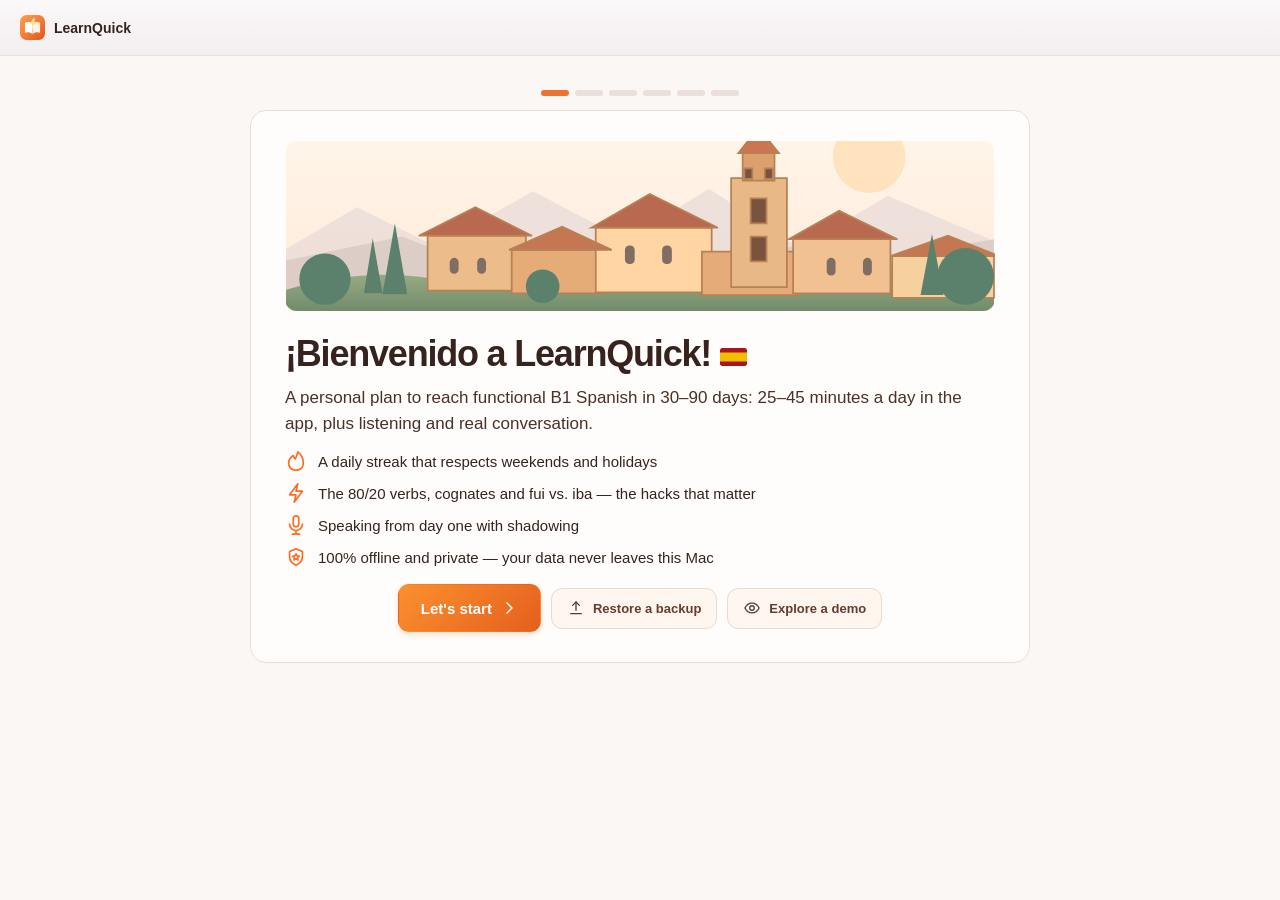
<file: app/index.html>
<!doctype html>
<html lang="en" class="native-shell">
<head>
  <meta charset="utf-8">
  <!-- Only the app's own scripts run (no inline ones, so injected markup cannot run code), nothing is fetched
       from the network, and nothing posts a form anywhere. file: lets it work opened straight from disk. -->
  <meta http-equiv="Content-Security-Policy" content="default-src 'none'; script-src 'self' file:; style-src 'self' file: 'unsafe-inline'; img-src 'self' file: data: blob:; media-src blob:; font-src 'self' file:; connect-src 'none'; object-src 'none'; base-uri 'none'; form-action 'none'">
  <meta name="viewport" content="width=device-width, initial-scale=1">
  <meta name="color-scheme" content="light">
  <meta name="theme-color" content="#faf7f4">
  <meta name="description" content="LearnQuick: a private, offline plan to reach functional B1 Spanish in 30–90 days.">
  <link rel="icon" type="image/svg+xml" href="assets/logos/learnquick-symbol.svg">
  <link rel="apple-touch-icon" href="assets/app-icons/learnquick-256.png">
  <link rel="stylesheet" href="css/kit.css">
  <link rel="stylesheet" href="css/app.css">
  <title>LearnQuick</title>
</head>
<body>
  <a class="skip-link" href="#mainContent">Skip to content</a>
  <div class="desktop">
    <div class="window" id="appWindow">
      <header class="titlebar">
        <div class="title-app"><img src="assets/logos/learnquick-symbol.svg" alt="" width="25" height="25"><strong>LearnQuick</strong></div>
        <div class="history-controls"><button type="button" class="tool-button" id="goBack" aria-label="Back"><img src="assets/icons/chevron-left.svg" alt=""></button><button type="button" class="tool-button" id="goForward" aria-label="Forward"><img src="assets/icons/chevron-right.svg" alt=""></button></div>
        <div class="titlebar-spacer"></div>
        <div class="search-wrap">
          <label class="search"><img src="assets/icons/search.svg" alt=""><input id="searchInput" type="search" autocomplete="off" aria-label="Search" aria-controls="searchResults"><kbd>⌘ K</kbd></label>
          <div class="search-results" id="searchResults" role="listbox" hidden></div>
        </div>
        <div class="title-status" id="titleStatus"></div>
      </header>
      <div class="workspace">
        <aside class="sidebar" aria-label="Primary navigation">
          <div class="brand"><img src="assets/logos/learnquick-symbol.svg" alt="" width="36" height="36"><span>LearnQuick</span></div>
          <nav id="sidebarNavigation"></nav>
          <div class="sidebar-bottom"><div class="sidebar-note" id="sidebarNote"></div><button type="button" class="nav-item settings-button" id="settingsButton" data-go="settings"><img class="ico" src="assets/icons/settings.svg" alt=""><span>Settings</span></button></div>
        </aside>
        <main class="main" id="mainContent" tabindex="-1"></main>
      </div>
    </div>
  </div>
  <dialog id="modal" class="modal"><form method="dialog"><button class="modal-close" aria-label="Close dialog">×</button><div id="modalContent"></div><div class="modal-footer"><button class="secondary-btn" value="cancel">Close</button></div></form></dialog>
  <div class="toast" id="toast" role="status" aria-live="polite" hidden></div>
  <noscript><p style="padding:24px;font:16px -apple-system,sans-serif">LearnQuick needs JavaScript. Open this file in Safari or Chrome.</p></noscript>

  <!-- Plain scripts (not modules) so the app works when opened directly from Finder (file://). Order matters. -->
  <script src="js/core/util.js"></script>
  <script src="js/core/calendar.js"></script>
  <script src="js/core/srs.js"></script>
  <script src="js/core/streak.js"></script>
  <script src="js/core/verbs.js"></script>
  <script src="js/core/progress.js"></script>
  <script src="js/content/units.js"></script>
  <script src="js/content/practice.js"></script>
  <script src="js/core/store.js"></script>
  <script src="js/ui/components.js"></script>
  <script src="js/ui/speech.js"></script>
  <script src="js/ui/exercises.js"></script>
  <script src="js/views/home.js"></script>
  <script src="js/views/lessons.js"></script>
  <script src="js/views/practice.js"></script>
  <script src="js/views/vocab.js"></script>
  <script src="js/views/immersion.js"></script>
  <script src="js/views/progress.js"></script>
  <script src="js/views/checkpoint.js"></script>
  <script src="js/views/settings.js"></script>
  <script src="js/views/onboarding.js"></script>
  <script src="js/app.js"></script>
</body>
</html>
</file>
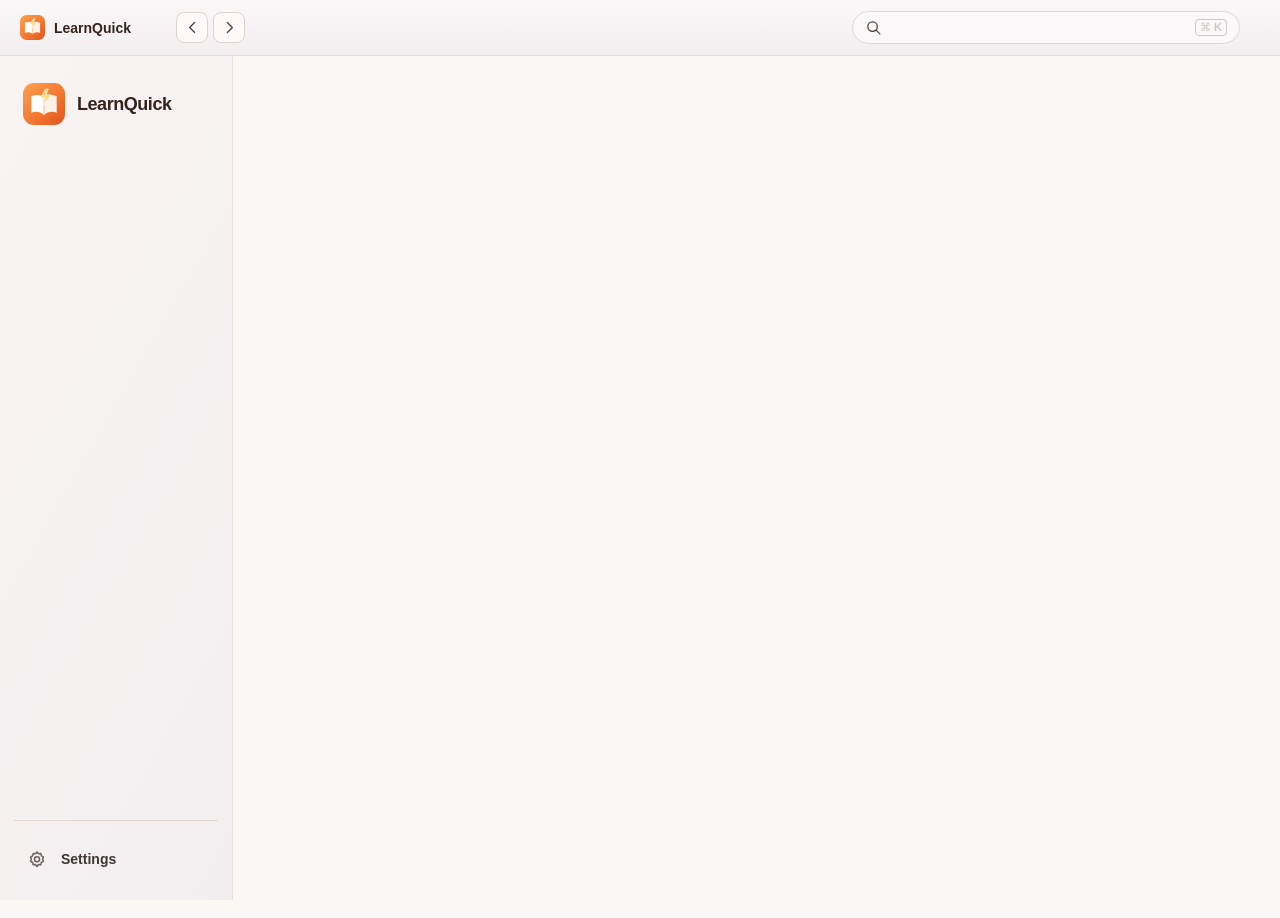
<file: LearnQuick.html>
<!doctype html>
<html lang="en">
<head>
  <meta charset="utf-8">
  <meta http-equiv="Content-Security-Policy" content="default-src 'none'; style-src 'unsafe-inline'; base-uri 'none'; form-action 'none'">
  <title>LearnQuick</title>
  <!-- Double-click this file to open LearnQuick. It forwards to the app inside the "app" folder. -->
  <meta http-equiv="refresh" content="0; url=app/index.html">
  <style>body{font:16px -apple-system,BlinkMacSystemFont,sans-serif;background:#faf7f4;color:#36231e;display:grid;place-items:center;height:100vh;margin:0}a{color:#d8541b}</style>
</head>
<body>
  <p>Opening LearnQuick… If nothing happens, <a href="app/index.html">click here</a>.</p>
</body>
</html>
</file>
<file: app/css/kit.css>
:root{--bg:#faf7f4;--panel:#fffdfb;--sidebar:#f6f0ed;--ink:#36231e;--muted:#796f6a;--accent:#ed712f;--accent2:#d8541b;--accent-soft:#fff0e5;--line:#e9ded7;--success:#3d8b59;--success-soft:#e9f5e9;--purple:#8067bc;--blue:#4287c8;--shadow:0 25px 70px rgba(55,35,44,.2),0 4px 12px rgba(55,35,44,.1);font-family:-apple-system,BlinkMacSystemFont,"SF Pro Display","Helvetica Neue",Arial,sans-serif;color:var(--ink);font-synthesis:none}*{box-sizing:border-box}html{min-width:330px}body{margin:0;background:#e9d4d3}button,input,select{font:inherit}button{cursor:pointer}button:disabled{opacity:.45;cursor:not-allowed}button:focus-visible,input:focus-visible,select:focus-visible,a:focus-visible{outline:3px solid #8c70e8;outline-offset:3px}a{color:var(--accent2)}.desktop{min-height:100vh;padding:32px;display:flex;align-items:center;justify-content:center;background:radial-gradient(ellipse at 12% 11%,#ff9f87 0,transparent 32%),radial-gradient(ellipse at 92% 2%,#706aec 0,transparent 38%),radial-gradient(ellipse at 6% 96%,#80b36c 0,transparent 28%),linear-gradient(120deg,#ffd29f,#dcc2e6 52%,#8c95dd)}.window{width:min(1440px,100%);min-height:855px;max-height:calc(100vh - 64px);background:var(--bg);border:1px solid rgba(255,255,255,.72);border-radius:19px;box-shadow:var(--shadow);overflow:hidden;display:flex;flex-direction:column}.titlebar{height:56px;min-height:56px;padding:0 20px;display:flex;align-items:center;gap:20px;background:linear-gradient(#fbf8f9,#f3eeef);border-bottom:1px solid #e5dfe0}.traffic{display:flex;align-items:center;gap:8px}.traffic span{width:13px;height:13px;border-radius:50%;border:1px solid rgba(0,0,0,.12)}.traffic .red{background:#ff6059}.traffic .yellow{background:#ffbd2e}.traffic .green{background:#28c943}.title-app{display:flex;align-items:center;gap:9px;font-size:14px}.title-app strong{font-weight:700}.history-controls{display:flex;gap:5px;margin-left:25px}.tool-button{border:1px solid #ded3d1;border-radius:8px;height:31px;min-width:32px;display:inline-grid;place-items:center;background:#fff9f8;position:relative}.tool-button:hover{background:white}.tool-button img{width:17px;height:17px}.titlebar-spacer{flex:1}.search{height:33px;max-width:388px;min-width:160px;width:33%;display:flex;align-items:center;gap:8px;border:1px solid #dfd7d5;border-radius:18px;background:#faf8f8;padding:0 12px}.search img{width:17px}.search input{width:100%;min-width:0;border:0;background:none;outline:none;color:var(--ink);font-size:13px}.search kbd{font-size:11px;color:#a9a0a0;white-space:nowrap}.notify{border:0;background:transparent}.notify i{width:7px;height:7px;background:var(--accent);border-radius:50%;position:absolute;top:3px;right:3px}.workspace{display:flex;flex:1;min-height:0}.sidebar{width:233px;flex:0 0 233px;padding:26px 14px 19px;background:linear-gradient(120deg,#f9f4f2,#f3eef0);border-right:1px solid #e8dfdf;display:flex;flex-direction:column}.brand{display:flex;align-items:center;gap:12px;margin:1px 9px 31px;font-size:18px;letter-spacing:-.45px;font-weight:750}.brand img{width:42px;height:42px}.sidebar nav{display:flex;flex-direction:column;gap:5px}.nav-item{display:flex;align-items:center;gap:14px;width:100%;height:44px;border:0;border-radius:10px;background:transparent;color:#403531;padding:0 13px;text-align:left;font-weight:590;font-size:14px}.nav-item img{height:20px;width:20px;opacity:.8}.nav-item:hover{background:#f0e7e1}.nav-item.active{background:#f7e0d2;color:#823719;font-weight:750}.nav-item.active img{filter:invert(35%) sepia(75%) saturate(1650%) hue-rotate(340deg)}.sidebar-bottom{margin-top:auto;border-top:1px solid #e1d8d4;padding-top:16px}.sidebar-note{display:flex;align-items:center;gap:10px;margin:4px 9px 14px;color:var(--ink)}.sidebar-note b{font-size:12px;display:block}.sidebar-note small{font-size:11px;color:var(--muted)}.mini-flag{font-size:21px}.main{flex:1;overflow:auto;padding:24px 26px 26px;min-width:0;scrollbar-color:#d8c9c0 transparent}.hero{position:relative;min-height:155px;padding:16px 12px 13px;overflow:hidden;display:flex;align-items:flex-start}.hero .hero-copy{position:relative;z-index:1;max-width:66%}.hero h1{margin:0 0 7px;font-size:clamp(29px,3vw,43px);letter-spacing:-1.65px;line-height:1.1}.hero h1 .flag{font-size:.62em;vertical-align:middle;letter-spacing:0}.hero .lead{font-size:20px;line-height:1.3;margin:0 0 7px;color:#4a3028}.hero .lead b{color:var(--accent2)}.hero p.sub{margin:0;color:var(--muted);font-size:13px;line-height:1.45;max-width:650px}.hero img.hero-art{position:absolute;right:-14px;bottom:0;width:47%;max-height:146px;object-fit:cover;object-position:bottom;mask-image:linear-gradient(to right,transparent,#000 27%)}.grid{display:grid;gap:15px}.top-grid{grid-template-columns:1.45fr .95fr}.mid-grid{grid-template-columns:1.08fr 1fr .72fr;margin-top:15px}.card{background:var(--panel);border:1px solid var(--line);border-radius:16px;padding:20px;min-width:0}.card.soft{background:linear-gradient(115deg,#fff8f2,#fff3eb)}.card-title{display:flex;align-items:center;gap:9px;margin:0 0 5px;font-size:16px;letter-spacing:-.3px}.card-title img,.section-title img{height:24px;width:24px;filter:invert(40%) sepia(95%) saturate(1500%) hue-rotate(346deg)}.card-sub{font-size:12px;color:var(--muted);margin:0 0 14px}.eyebrow{font-size:12px;color:var(--muted);margin:0 0 11px}.metric-big{font-size:31px;font-weight:780;letter-spacing:-1.25px;line-height:1.1;margin:4px 0}.metric-small{font-size:14px;color:#736a65;margin:0}.progress-content{display:flex;align-items:center;justify-content:space-between;gap:14px}.progress-main{flex:1}.meter{height:9px;border-radius:20px;background:#e7dfdb;overflow:hidden;margin:20px 0 15px}.meter>span{display:block;background:linear-gradient(90deg,#ff962f,var(--accent));height:100%;border-radius:20px;transition:width .2s ease}.goal{font-size:12px;display:flex;align-items:center;gap:8px;color:#665550}.goal img{width:21px;height:21px}.ring{width:112px;height:112px;flex:0 0 112px;border-radius:100%;display:grid;place-items:center;background:conic-gradient(var(--accent) var(--pct),#f4dece 0)}.ring-inner{width:91px;height:91px;display:flex;align-items:center;justify-content:center;flex-direction:column;border-radius:100%;background:#fff9f4}.ring-inner b{font-size:25px}.ring-inner small{font-size:12px;color:var(--muted)}.streak-row{display:grid;grid-template-columns:repeat(7,1fr);gap:5px;margin-top:20px;text-align:center}.streak-row span{display:block;font-size:11px;color:var(--muted);margin-bottom:13px}.day-dot{height:27px;width:27px;border-radius:50%;border:1px solid #d5c8c3;display:grid;place-items:center;margin:auto;color:#bcb3ad;background:#faf9f7}.day-dot.done{background:var(--accent);color:white;border-color:var(--accent);font-size:17px}.streak-head{display:flex;align-items:center;gap:12px}.streak-head img{width:36px;height:36px;filter:invert(38%) sepia(88%) saturate(1800%) hue-rotate(344deg)}.streak-head h2{margin:0 0 3px;font-size:20px}.streak-head p{font-size:12px;margin:0;color:var(--muted)}.task-row{display:flex;align-items:center;gap:10px;padding:8px 0;border-top:1px solid #eee6e2}.task-row:first-of-type{border-top:0}.task-ico{width:32px;height:32px;border-radius:9px;background:#fff0e5;display:grid;place-items:center;flex:0 0 32px}.task-ico img{height:19px;width:19px;filter:invert(39%) sepia(74%) saturate(1400%) hue-rotate(340deg)}.task-ico.purple{background:#efe9ff}.task-ico.purple img{filter:invert(39%) sepia(22%) saturate(1568%) hue-rotate(225deg)}.task-ico.green{background:#e6f3e6}.task-ico.green img{filter:invert(39%) sepia(21%) saturate(1077%) hue-rotate(75deg)}.task-ico.blue{background:#e9f2fd}.task-ico.blue img{filter:invert(46%) sepia(23%) saturate(1315%) hue-rotate(169deg)}.task-row b{font-size:13px}.task-row small{display:block;color:var(--muted);font-size:11px;margin-top:2px}.task-row .right{margin-left:auto;display:flex;align-items:center;gap:6px;color:var(--muted);font-size:11px;white-space:nowrap}.task-row .right img{width:14px;height:14px}.word-row{padding:8px 9px;border:1px solid #efe8e4;border-radius:9px;display:grid;grid-template-columns:1fr auto;align-items:center;gap:12px;font-size:12px;margin-bottom:5px}.word-row b{font-size:13px}.word-row .word-left{display:flex;align-items:center;gap:7px;min-width:0}.word-row .translation{color:var(--muted);text-align:right}.speak-button{padding:2px 4px;border:0;background:transparent;display:inline-grid;place-items:center}.speak-button img{height:16px;width:16px;filter:invert(43%) sepia(87%) saturate(1378%) hue-rotate(347deg)}.card-head{display:flex;justify-content:space-between;align-items:center;gap:8px}.text-link{border:0;background:transparent;color:var(--accent2);font-size:12px;font-weight:700;white-space:nowrap}.primary-btn,.secondary-btn{display:inline-flex;align-items:center;justify-content:center;gap:8px;border-radius:11px;border:1px solid transparent;min-height:41px;padding:9px 15px;font-size:13px;font-weight:700}.primary-btn{background:linear-gradient(135deg,#fc902e,#e45f1e);color:#fff;box-shadow:0 3px 6px rgba(224,100,29,.18)}.primary-btn:hover{filter:brightness(1.05)}.secondary-btn{background:#fff6f0;border-color:#edd8ca;color:#663c2d}.secondary-btn:hover{background:#ffede2}.primary-btn img{filter:brightness(0) invert(1);width:18px;height:18px}.secondary-btn img{width:18px;height:18px}.actions{display:flex;flex-direction:column;gap:12px;margin-top:20px}.actions button{width:100%;min-height:47px}.stats{display:flex;align-items:center;gap:17px;margin-top:15px}.stat-heading{display:flex;align-items:center;gap:10px;width:30%;border-right:1px solid var(--line)}.stat-heading img,.stat img{width:25px;height:25px}.stat-heading b{display:block;font-size:15px}.stat-heading small,.stat small{font-size:11px;color:var(--muted);display:block;margin-top:4px}.stat{flex:1;display:flex;align-items:center;gap:10px;justify-content:center;border-right:1px solid var(--line);min-width:0}.stat:last-child{border-right:0}.stat b{font-size:19px;white-space:nowrap}.stat.blue img{filter:invert(42%) sepia(76%) saturate(580%) hue-rotate(172deg)}.stat.green img{filter:invert(41%) sepia(51%) saturate(393%) hue-rotate(82deg)}.stat.purple img{filter:invert(48%) sepia(28%) saturate(959%) hue-rotate(210deg)}.section-title{display:flex;align-items:center;gap:9px;margin:10px 0 12px;font-size:18px}.lesson-hero{min-height:166px;padding-top:13px}.lesson-hero .hero-copy{max-width:78%}.lesson-hero h1{font-size:clamp(25px,2.65vw,37px)}.lesson-hero .hero-art{width:36%;max-height:158px}.breadcrumb{font-size:12px;color:var(--muted);margin:0 0 15px;display:flex;align-items:center;gap:9px}.lesson-meta{display:flex;align-items:center;gap:14px;background:#fffdfb;border:1px solid var(--line);border-radius:12px;padding:11px 13px;font-size:12px}.lesson-meta .steps{display:flex;gap:5px;flex:1;max-width:285px}.steps span{height:7px;flex:1;border-radius:20px;background:#eadfda}.steps span.on{background:var(--accent)}.lesson-grid{grid-template-columns:minmax(0,1.6fr) minmax(245px,.82fr);margin-top:15px}.stack{display:flex;flex-direction:column;gap:14px}.tag{color:#a44a1a;font-size:11px;font-weight:750;background:#fff0e1;border-radius:30px;padding:7px 10px;display:inline-block}.phrase{font-size:26px;line-height:1.18;letter-spacing:-.6px;margin:14px 0 6px}.translation-text{font-size:15px;color:#66565a;font-style:italic;margin:0 0 16px}.audio-player{border:1px solid #eee2dc;border-radius:28px;padding:7px 12px 7px 7px;display:flex;align-items:center;gap:15px;max-width:440px}.circle-play{border:none;background:var(--accent);width:42px;height:42px;display:grid;place-items:center;border-radius:50%;color:#fff;font-size:20px}.audio-wave{display:flex;align-items:center;gap:3px;height:26px;flex:1}.audio-wave span{width:3px;border-radius:5px;background:#ed7b36}.audio-wave span:nth-child(n+19){opacity:.28}.pronunciation{padding:9px 11px;background:#f8f3f0;border-radius:9px;margin:13px 0;font-size:12px;color:#5b4c48;line-height:1.5}.dialogue{background:#fffaf8;border:1px solid #efe4de;border-radius:12px;padding:13px}.dialogue h3{margin:0 0 12px;font-size:13px}.dialogue-row{display:flex;gap:11px;margin:8px 0;font-size:13px;align-items:flex-start}.speaker-tag{background:#ffe9da;color:#b65421;min-width:72px;text-align:center;padding:5px 8px;border-radius:8px;font-size:11px;font-weight:700}.speaker-tag.waiter{background:#eee6f7;color:#75618b}.dialogue-row p{margin:1px 0;line-height:1.4}.dialogue-row em{display:block;color:var(--muted);font-size:11px}.practice-grid{display:grid;grid-template-columns:1fr 1fr;gap:12px}.choice{display:flex;gap:9px;align-items:center;border:1px solid #eae0db;border-radius:9px;margin:6px 0;padding:9px 10px;font-size:12px;cursor:pointer}.choice:has(input:checked){border-color:var(--accent);background:#fff3eb}.choice input{accent-color:var(--accent)}.quiz-question{font-size:12px;color:#675a54;line-height:1.4}.mic-box{text-align:center;padding:20px 10px}.mic-action{width:72px;height:72px;border:10px solid #ffeddf;background:var(--accent);color:white;border-radius:50%;display:grid;place-items:center;margin:0 auto 10px}.mic-action img{height:32px;width:32px;filter:brightness(0) invert(1)}.feedback{margin:10px 0 0;font-size:12px;font-weight:700}.feedback.good{color:var(--success)}.feedback.bad{color:#be453b}.bottom-buttons{display:flex;justify-content:flex-end;align-items:center;gap:10px;margin-top:12px;flex-wrap:wrap}.bottom-buttons .left-button{margin-right:auto}.goal-list{list-style:none;padding:0;margin:16px 0 0}.goal-list li{display:flex;align-items:center;gap:11px;font-size:12px;margin:12px 0}.goal-list .status{width:23px;height:23px;display:grid;place-items:center;border:2px solid #d4c9c2;border-radius:100%;font-weight:700;color:white}.goal-list .status.ok{background:var(--accent);border-color:var(--accent)}.coach-tip{padding:15px;background:#fff2e5;border:1px solid #ffe3c9;border-radius:11px;font-size:13px;line-height:1.5}.progress-filter{display:flex;justify-content:flex-end;margin:3px 0 14px;gap:5px}.pill{background:#fffaf7;border:1px solid var(--line);font-size:12px;padding:7px 12px;border-radius:9px;color:var(--muted)}.pill.active{background:var(--accent);border-color:var(--accent);color:white}.summary-grid{display:grid;grid-template-columns:1.3fr 1fr .8fr}.summary-item{padding:4px 16px;border-right:1px solid var(--line);font-size:11px;color:var(--muted)}.summary-item:first-child{padding-left:0}.summary-item:last-child{border:0}.summary-item b{display:block;font-size:15px;color:var(--ink);margin:8px 0}.summary-item strong{color:var(--success)}.roadmap{margin-top:14px}.roadmap-grid{display:grid;grid-template-columns:repeat(5,1fr);gap:9px;margin-top:25px;position:relative}.roadmap-grid:before{content:"";position:absolute;left:10%;right:10%;height:3px;top:-14px;background:#e9ddd4}.milestone{border:1px solid #eee4dd;border-radius:11px;padding:12px 10px;position:relative;min-height:170px;background:#fffdfa}.milestone:before{content:"";width:14px;height:14px;top:-23px;left:calc(50% - 7px);background:#ddd4cf;position:absolute;border-radius:50%;box-shadow:0 0 0 4px var(--panel)}.milestone.current{border-color:#f2b68e;background:#fff8f3}.milestone.current:before{background:var(--accent)}.milestone.done:before{background:var(--success)}.milestone img{width:23px;height:23px;filter:invert(42%) sepia(88%) saturate(1260%) hue-rotate(346deg)}.milestone h3{font-size:12px;margin:9px 0 6px}.milestone p{font-size:11px;line-height:1.35;color:var(--muted);min-height:43px;margin:0}.state-badge{font-size:10px;font-weight:700;border-radius:20px;background:#f0ece9;color:#77716b;padding:5px 7px;display:inline-block;margin:8px 0 3px}.state-badge.done{background:var(--success-soft);color:var(--success)}.state-badge.current{background:var(--accent-soft);color:#b04f1c}.milestone small{display:block;color:var(--muted);font-size:10px}.charts{grid-template-columns:repeat(3,1fr);margin-top:14px}.chart-card{padding:16px 14px}.chart-card h3{margin:0 0 3px;font-size:13px}.chart-card small{font-size:11px;color:var(--muted)}.chart-card .figure{font-size:23px;font-weight:760;margin-top:8px}.bars{height:131px;display:flex;align-items:flex-end;gap:7px;border-bottom:1px solid #e3d7d0;margin-top:17px}.bars>div{flex:1;min-width:4px;background:linear-gradient(#f07936,#ffd3a6);height:var(--h);border-radius:5px 5px 0 0;position:relative}.bars>div::after{content:attr(data-label);position:absolute;bottom:-16px;left:50%;transform:translateX(-50%);font-size:9px;color:var(--muted)}.line-chart{display:block;width:100%;height:150px;margin-top:4px;overflow:visible}.line-chart polyline{fill:none;stroke:var(--accent);stroke-width:3;stroke-linecap:round;stroke-linejoin:round}.line-chart circle{fill:#fff;stroke:var(--accent);stroke-width:2}.lower-progress{display:grid;grid-template-columns:1fr 1fr;gap:14px;margin-top:14px}.achievement-row{display:grid;grid-template-columns:repeat(4,1fr);gap:8px;margin-top:19px;text-align:center}.achievement{font-size:11px}.medal{width:41px;height:41px;border:2px solid #f4c65e;border-radius:13px;display:grid;place-items:center;background:#ffefc6;margin:0 auto 7px}.medal img{height:23px;width:23px;filter:invert(44%) sepia(93%) saturate(730%) hue-rotate(352deg)}.achievement.locked{opacity:.43}.modal{width:min(540px,calc(100% - 26px));border:1px solid #eaded5;border-radius:17px;box-shadow:0 22px 100px rgba(0,0,0,.2);padding:26px;background:#fffdfb;color:var(--ink)}.modal::backdrop{background:rgba(39,31,30,.35);backdrop-filter:blur(3px)}.modal-close{position:absolute;right:16px;top:12px;border:0;background:transparent;font-size:28px;color:var(--muted)}.modal h2{margin-top:0}.modal p,.modal li{font-size:14px;line-height:1.5;color:var(--muted)}.modal-footer{display:flex;justify-content:flex-end;margin-top:18px}.setting-option{display:flex;align-items:center;justify-content:space-between;gap:10px;padding:12px 0;border-top:1px solid var(--line)}.setting-option select{padding:8px;border:1px solid var(--line);border-radius:8px;background:#fff}.toast{position:fixed;bottom:30px;left:50%;transform:translateX(-50%);background:#36231e;color:white;border-radius:12px;padding:11px 18px;font-size:13px;box-shadow:0 8px 26px #36231e50;z-index:12}.empty-state{padding:60px 20px;text-align:center}.empty-state img{width:58px}.empty-state h2{margin:12px 0}.empty-state p{color:var(--muted)}
@media(max-width:1130px){.desktop{padding:15px}.window{max-height:calc(100vh - 30px)}.sidebar{width:205px;flex-basis:205px}.main{padding:18px}.mid-grid{grid-template-columns:1fr 1fr}.mid-grid>.card:last-child{grid-column:1/-1}.actions{flex-direction:row;margin-top:8px}.hero .hero-copy{max-width:70%}.hero img.hero-art{width:43%}.charts{gap:10px}.card{padding:16px}.lesson-grid{grid-template-columns:1fr 260px}}@media(max-width:850px){.sidebar{width:64px;flex-basis:64px;padding:18px 8px}.brand span,.nav-item span,.sidebar-note,.sidebar-bottom .settings-button span{display:none}.brand{margin:0 3px 20px}.brand img{width:38px;height:38px}.nav-item{justify-content:center;padding:0}.sidebar-bottom{margin-top:auto}.top-grid{grid-template-columns:1fr}.lesson-grid{grid-template-columns:1fr}.lesson-grid>.stack:last-child{display:grid;grid-template-columns:repeat(2,1fr)}.lesson-grid>.stack:last-child .card:last-child{grid-column:1/-1}.summary-grid{grid-template-columns:repeat(3,1fr)}.hero .hero-copy{max-width:100%}.hero img.hero-art{opacity:.28;max-height:160px;width:60%}.roadmap-grid{grid-template-columns:repeat(3,1fr)}.roadmap-grid:before,.milestone:before{display:none}.charts{grid-template-columns:1fr 1fr}.charts>.card:last-child{grid-column:1/-1}}@media(max-width:630px){.desktop{padding:0}.window{border-radius:0;min-height:100vh;max-height:none}.titlebar{gap:8px;padding:0 10px}.history-controls,.search kbd,.notify{display:none}.search{width:auto;flex:1}.title-app strong{display:none}.main{padding:10px}.hero h1{font-size:29px}.hero .lead{font-size:17px}.hero{min-height:140px}.mid-grid,.practice-grid,.charts,.lower-progress,.summary-grid{grid-template-columns:1fr}.lesson-grid>.stack:last-child{grid-template-columns:1fr}.lesson-grid>.stack:last-child .card:last-child,.charts>.card:last-child{grid-column:auto}.stats{flex-wrap:wrap}.stat-heading{width:100%;border:0}.stat{min-width:30%}.roadmap-grid{grid-template-columns:1fr 1fr}.progress-content{flex-direction:column;align-items:flex-start}.ring{position:absolute;right:27px;top:25px;width:78px;height:78px;flex-basis:78px}.ring-inner{width:63px;height:63px}.ring-inner b{font-size:19px}.ring-inner small{font-size:9px}.card.soft{position:relative}.metric-big{font-size:26px}.card{padding:13px}}
@media(prefers-reduced-motion:reduce){*,*:before,*:after{animation:none!important;transition:none!important;scroll-behavior:auto!important}}
/* Native shell: the real browser or OS window draws the frame, so the kit window fills it. */
html.native-shell body{background:var(--bg)}
html.native-shell .desktop{padding:0;min-height:100vh;background:var(--bg)}
html.native-shell .window{width:100%;max-height:none;min-height:100vh;border:0;border-radius:0;box-shadow:none}
html.native-shell .traffic{display:none}
html.native-shell .titlebar{padding-left:20px}

/* Repository presentation update: vector language and status indicators. */
.flag img{width:1.08em;height:.72em;object-fit:contain;vertical-align:baseline;border-radius:2px;}
.mini-flag img{width:27px;height:18px;display:block;border-radius:2px;}
.achievement>img{display:inline-block;width:12px;height:12px;vertical-align:middle;opacity:.8;}
</file>
<file: app/css/app.css>
/* LearnQuick app layer on top of the design kit (kit.css stays untouched). Same tokens, no glow, system font. */
:root { --rose: #b23a5e; --rose-soft: #fdecf1; --blue-soft: #e8f1fb; --danger: #b8402f; --focus: 0 0 0 3px rgba(237, 113, 47, .35); }

/* ---- Shell ------------------------------------------------------------------------------------------------- */
html.native-shell .window { height: 100vh; }
body { color: var(--ink); }
button { cursor: pointer; font: inherit; color: inherit; }
button:disabled { cursor: not-allowed; opacity: .5; }
input, select, textarea { font: inherit; color: var(--ink); }
.skip-link { position: absolute; left: -999px; top: 8px; z-index: 30; background: var(--ink); color: #fff; padding: 8px 12px; border-radius: 8px; }
.skip-link:focus { left: 8px; }
.ico { width: 20px; height: 20px; flex: none; }
.ico.white { filter: brightness(0) invert(1); }
.main { padding-bottom: 60px; }
.main > * + section, .main > * + .grid, .main > * + .card, .main > .lesson-meta + .grid { margin-top: 15px; }
.main > section.page-head + * { margin-top: 0; }
.muted { color: var(--muted); }
.center { text-align: center; }
kbd { font: 600 10px/1 -apple-system, BlinkMacSystemFont, sans-serif; color: inherit; opacity: .55; border: 1px solid currentColor; border-radius: 4px; padding: 2px 4px; margin-left: 4px; }
.primary-btn kbd { opacity: .8; }

.search-wrap { position: relative; width: 33%; max-width: 388px; min-width: 160px; }
.search-wrap .search { width: 100%; max-width: none; }
.search-results { position: absolute; top: 40px; left: 0; right: 0; background: var(--panel); border: 1px solid var(--line); border-radius: 12px; box-shadow: 0 14px 40px rgba(54, 35, 30, .16); padding: 6px; z-index: 20; }
.search-hit { display: grid; grid-template-columns: 62px 1fr; gap: 0 8px; width: 100%; text-align: left; border: 0; background: transparent; border-radius: 8px; padding: 7px 8px; }
.search-hit small { grid-column: 2; color: var(--muted); font-size: 11px; }
.search-hit.on, .search-hit:hover { background: var(--accent-soft); }
.hit-kind { grid-row: span 2; font-size: 10px; font-weight: 700; color: var(--accent2); text-transform: uppercase; letter-spacing: .4px; padding-top: 3px; }
.search-empty { margin: 8px; color: var(--muted); font-size: 12px; }
.title-status { display: flex; gap: 8px; align-items: center; }
.status-pill { display: inline-flex; align-items: center; gap: 5px; height: 31px; padding: 0 10px; border: 1px solid #ded3d1; border-radius: 16px; background: #fff9f8; font-size: 12px; white-space: nowrap; }
.status-pill .ico { width: 17px; height: 17px; }
.status-pill.lit { background: var(--accent-soft); border-color: #f2b68e; }
.status-pill.lit > .ico { filter: invert(43%) sepia(87%) saturate(1378%) hue-rotate(347deg); }
.status-pill.island { background: var(--success-soft); border-color: #b9dcc2; color: var(--success); }
.freeze-count { display: inline-flex; align-items: center; gap: 2px; color: var(--blue); margin-left: 3px; }
.freeze-count .ico { width: 14px; height: 14px; }
.sidebar-note:empty { display: none; }
body.is-onboarding .sidebar, body.is-onboarding .history-controls, body.is-onboarding .search-wrap, body.is-onboarding .title-status { display: none; }
body.is-island .titlebar { background: linear-gradient(#f4faf5, #e9f4ec); }

.page-head { margin: 4px 0 16px; }
.page-head h1 { margin: 0 0 6px; font-size: clamp(26px, 2.6vw, 34px); letter-spacing: -1px; line-height: 1.15; display: flex; align-items: center; gap: 10px; }
.page-head .sub { margin: 0; color: var(--muted); font-size: 14px; line-height: 1.5; max-width: 760px; }
.page-head .card-head { align-items: flex-start; }
.two-grid { grid-template-columns: 1fr 1fr; }
.grid + .grid { margin-top: 15px; }
.mini-title { font-size: 12px; font-weight: 750; color: var(--muted); text-transform: uppercase; letter-spacing: .5px; margin: 18px 0 8px; }
.card-sub { font-size: 13px; line-height: 1.5; }
.card-title .ico { width: 24px; height: 24px; filter: invert(40%) sepia(95%) saturate(1500%) hue-rotate(346deg); }
.tag.soft { background: #f3eeeb; color: var(--muted); }
.btn-row, .pill-row, .chip-row { display: flex; flex-wrap: wrap; gap: 8px; align-items: center; }
.pill { cursor: pointer; }
.pill.active { font-weight: 700; }
.pill-note { display: inline-block; font-size: 13px; color: var(--muted); margin: 6px 0; line-height: 1.45; }
.pill-note.good { color: var(--success); font-weight: 650; }
.pill-note.bad { color: var(--danger); }
.text-link { cursor: pointer; padding: 0; }
.text-link:hover { text-decoration: underline; }
.icon-btn { border: 0; background: transparent; padding: 4px; border-radius: 6px; display: inline-grid; place-items: center; }
.icon-btn:hover { background: #f3e8e1; }
.icon-btn .ico { width: 16px; height: 16px; }
.danger { color: var(--danger) !important; }
.primary-btn.danger { background: var(--danger); color: #fff !important; box-shadow: none; }
.secondary-btn .ico, .primary-btn .ico { width: 18px; height: 18px; }
.bottom-buttons { display: flex; gap: 10px; justify-content: flex-end; flex-wrap: wrap; margin-top: 16px; }
.bottom-buttons .left-button { margin-right: auto; }
.bottom-buttons.center { justify-content: center; }
.primary-btn.big { min-height: 48px; padding: 12px 22px; font-size: 15px; }

.banner { display: flex; align-items: center; gap: 12px; padding: 12px 15px; border-radius: 12px; border: 1px solid #ffe3c9; background: #fff7ef; font-size: 13px; margin-bottom: 14px; }
.banner > span { flex: 1; line-height: 1.45; }
.banner.info { background: var(--blue-soft); border-color: #cfe0f3; }
.banner.warn { background: #fdeeed; border-color: #f2cbc6; }
.banner.success { background: var(--success-soft); border-color: #c9e5cf; }

/* ---- Dashboard & today --------------------------------------------------------------------------------------- */
.task-row { width: 100%; text-align: left; background: transparent; border: 0; border-top: 1px solid #eee6e2; font: inherit; border-radius: 0; }
.task-row:hover { background: #fffaf6; }
.task-row.big { padding: 13px 4px; }
.task-row.big b { font-size: 15px; }
.task-row.big small { font-size: 12.5px; }
.task-text { min-width: 0; }
.task-ico { flex: none; }
.task-row.is-done b { color: var(--muted); }
.done-check { width: 24px; height: 24px; border-radius: 50%; background: var(--success); display: grid; place-items: center; }
.done-check .ico { width: 15px; height: 15px; }
.streak-card .streak-head .ico, .celebrate-flame .ico { width: 34px; height: 34px; filter: invert(43%) sepia(87%) saturate(1378%) hue-rotate(347deg); }
.freeze-line { display: flex; align-items: center; gap: 6px; font-size: 12px; margin: 16px 0 0; color: var(--ink); }
.freeze-line .ico { width: 17px; height: 17px; filter: invert(42%) sepia(76%) saturate(580%) hue-rotate(172deg); }
.freeze-line small { color: var(--muted); }
.day-dot.frozen { background: var(--blue-soft); border-color: var(--blue); }
.day-dot.frozen .ico { width: 15px; height: 15px; filter: invert(42%) sepia(76%) saturate(580%) hue-rotate(172deg); }
.day-dot.today { border: 2px dashed var(--accent); }
.day-dot.missed { color: #a89c96; }
.day-dot.unscheduled:not(.done):not(.frozen) { border-style: dotted; background: transparent; }
.metric-row { display: flex; align-items: baseline; gap: 8px; margin: 6px 0 0; flex-wrap: wrap; }
.metric-row b { font-size: 20px; }
.metric-row small { color: var(--muted); }
.metric-row .meter { flex-basis: 100%; margin: 10px 0; }
.quick-log { display: flex; gap: 8px; align-items: center; flex-wrap: wrap; }
.trick-card { display: flex; align-items: center; gap: 16px; }
.trick-card p { margin: 4px 0 0; font-size: 13px; color: var(--muted); line-height: 1.45; }
.trick-card > div:nth-child(2) { flex: 1; }
.trick-num { background: var(--accent-soft); color: #a44a1a; font-weight: 800; font-size: 12px; border-radius: 10px; padding: 10px 12px; white-space: nowrap; }
.trick-chip { display: inline-block; font-size: 11px; font-weight: 700; color: var(--purple); background: #f1edf9; border-radius: 20px; padding: 3px 8px; margin-left: 4px; vertical-align: middle; }

/* ---- Lessons --------------------------------------------------------------------------------------------- */
.phase-head { display: flex; gap: 14px; align-items: flex-start; }
.phase-head > .ico { width: 30px; height: 30px; filter: invert(40%) sepia(95%) saturate(1500%) hue-rotate(346deg); margin-top: 3px; }
.phase-head > div { flex: 1; }
.phase-head h2 { margin: 0 0 4px; font-size: 20px; letter-spacing: -.4px; }
.phase-head .eyebrow { margin: 0; }
.unit-grid { display: grid; grid-template-columns: repeat(3, 1fr); gap: 10px; margin-top: 8px; }
.unit-card { text-align: left; border: 1px solid #eee4dd; border-radius: 13px; background: #fffdfa; padding: 13px; display: flex; flex-direction: column; gap: 3px; position: relative; }
.unit-card:hover { border-color: #f2b68e; background: #fff8f3; }
.unit-card.today { border-color: var(--accent); box-shadow: inset 0 0 0 1px var(--accent); }
.unit-card.done { background: #fbfdf9; }
.unit-card b { font-size: 14px; padding-right: 30px; }
.unit-card small { color: var(--accent2); font-size: 12px; }
.unit-card p { font-size: 12px; color: var(--muted); margin: 4px 0 0; line-height: 1.4; flex: 1; }
.unit-card .state-badge { align-self: flex-start; }
.unit-n { position: absolute; top: 11px; right: 12px; width: 26px; height: 26px; border-radius: 50%; background: #f4ece7; display: grid; place-items: center; font-size: 12px; font-weight: 750; color: var(--muted); }
.unit-n .ico { width: 16px; height: 16px; }
.unit-card.checkpoint { background: #fffaf0; border-style: dashed; }
.steps span.now { background: #f7b98f; }
.vocab-grid { display: grid; grid-template-columns: repeat(2, 1fr); gap: 8px; }
.vocab-card { border: 1px solid #efe8e4; border-radius: 11px; padding: 10px 12px; }
.vocab-top { display: flex; align-items: center; gap: 6px; font-size: 16px; }
.vocab-card .translation { color: var(--muted); font-size: 13px; }
.vocab-ex { margin: 6px 0 0; font-size: 12.5px; color: #5d4a43; font-style: italic; display: flex; align-items: center; gap: 2px; }
.art { font-weight: 800; }
.art-m { color: #2f6fae; }
.art-f { color: var(--rose); }
.hack { display: flex; gap: 12px; align-items: flex-start; background: #f3f8fd; border: 1px solid #d6e5f4; border-radius: 12px; padding: 13px 15px; margin: 12px 0; }
.hack p { margin: 0; font-size: 14px; line-height: 1.55; }
.hack .ico { width: 24px; height: 24px; filter: invert(42%) sepia(76%) saturate(580%) hue-rotate(172deg); margin-top: 1px; }
.table-wrap { overflow-x: auto; margin: 12px 0; }
.g-table { border-collapse: collapse; width: 100%; font-size: 13.5px; }
.g-table th { text-align: left; font-size: 11.5px; color: var(--muted); font-weight: 750; padding: 7px 10px; border-bottom: 2px solid var(--line); white-space: nowrap; }
.g-table td { padding: 7px 10px; border-bottom: 1px solid #f1e9e4; vertical-align: top; }
.g-table.has-labels td:first-child { color: var(--muted); }
.g-table tr:nth-child(even) td { background: #fffaf7; }
.examples { display: grid; gap: 6px; }
.example { display: flex; align-items: center; gap: 8px; padding: 6px 0; border-bottom: 1px solid #f3ece8; font-size: 14px; }
.example:last-child { border-bottom: 0; }
.example em { display: block; color: var(--muted); font-size: 12.5px; font-style: normal; }
.coach-tip { margin-top: 12px; }
.dialogue-row { padding: 6px 8px; border-radius: 10px; font-size: 14.5px; }
.dialogue-row.me { background: #fff3ea; }
.dialogue-row.playing { box-shadow: inset 3px 0 0 var(--accent); background: #fff0e4; }
.dialogue-row p b { font-weight: 600; }
.dialogue-row em { font-size: 12.5px; font-style: normal; }
.speaker-tag { flex: none; min-width: 64px; }
.goal-list li { font-size: 13px; }

/* ---- Exercise session -------------------------------------------------------------------------------------- */
.session { max-width: 780px; }
.session-top { display: flex; align-items: center; gap: 12px; margin-bottom: 12px; }
.session-bar { flex: 1; height: 10px; background: #ece2dc; border-radius: 10px; overflow: hidden; }
.session-bar span { display: block; height: 100%; background: linear-gradient(90deg, #ff962f, var(--accent)); border-radius: 10px; transition: width .25s ease; }
.session-count { font-size: 12px; color: var(--muted); font-variant-numeric: tabular-nums; }
.ex-card { padding: 22px 24px; }
.ex-kind { margin: 0 0 12px; font-size: 12px; font-weight: 750; color: var(--muted); text-transform: uppercase; letter-spacing: .5px; }
.retry-tag { color: var(--accent2); }
.ex-q { font-size: 21px; line-height: 1.4; margin: 0 0 14px; letter-spacing: -.2px; display: flex; flex-wrap: wrap; align-items: center; gap: 4px; }
.ex-q small { font-size: 14px; color: var(--muted); }
.ex-fill { display: block; }
.ex-hint { color: var(--muted); font-size: 14px; margin: 0 0 10px; }
.ex-big { font-size: 30px; font-weight: 700; letter-spacing: -.6px; margin: 4px 0 12px; display: flex; align-items: center; gap: 8px; flex-wrap: wrap; }
.ex-big.ex-en { font-weight: 500; font-size: 22px; color: #5d4a43; }
.blank { font-size: 21px; border: 0; border-bottom: 2px solid var(--accent); background: #fff8f2; padding: 2px 6px; margin: 0 4px; border-radius: 6px 6px 0 0; outline: none; min-width: 5ch; text-align: center; }
.blank:focus { background: #fff0e4; }
.text-input, .text-area, .setting-option input[type=text], .setting-option input[type=date], .setting-option input[type=time], .inline-form input, .log-form input, .log-form select, select { border: 1px solid #dfd2ca; border-radius: 10px; background: #fff; padding: 9px 11px; font-size: 15px; }
.text-input { width: 100%; max-width: 420px; font-size: 20px; }
.text-input.big { font-size: 22px; padding: 12px 14px; margin: 6px 0 4px; }
.text-area { width: 100%; resize: vertical; font-size: 15px; line-height: 1.5; }
.text-input:focus, .text-area:focus, select:focus { outline: none; box-shadow: var(--focus); border-color: var(--accent); }
.ex-options { display: grid; gap: 8px; }
.ex-option { display: flex; align-items: center; gap: 10px; text-align: left; padding: 12px 14px; border: 1.5px solid #e8dcd5; border-radius: 12px; background: #fff; font-size: 16px; }
.ex-option:hover:not(:disabled) { border-color: #f2b68e; background: #fffaf6; }
.ex-option kbd { margin: 0; }
.ex-option.selected { border-color: var(--accent); background: #fff3ea; }
.ex-option.correct { border-color: var(--success); background: var(--success-soft); opacity: 1; }
.ex-option.incorrect { border-color: var(--danger); background: #fdeeed; opacity: 1; }
.ex-option:disabled { cursor: default; }
.ex-feedback:empty { display: none; }
.fb { margin-top: 12px; border-radius: 12px; padding: 13px 16px; font-size: 14.5px; line-height: 1.5; }
.fb.good { background: var(--success-soft); border: 1px solid #c9e5cf; color: #24603a; }
.fb.bad { background: #fdeeed; border: 1px solid #f2cbc6; color: #8c2f22; }
.fb p { margin: 6px 0 0; color: var(--ink); }
.fb .why { color: #5d4a43; }
.fb .again-note { font-size: 12.5px; color: var(--muted); }
.ex-actions { display: flex; justify-content: flex-end; gap: 10px; margin-top: 14px; }
.ex-actions .left-button { margin-right: auto; }
.accent-bar { display: flex; flex-wrap: wrap; align-items: center; gap: 5px; margin-top: 12px; }
.accent-key { min-width: 34px; height: 34px; border: 1px solid #e3d5cc; border-radius: 8px; background: #fffaf7; font-size: 16px; font-weight: 600; }
.accent-key:hover { background: var(--accent-soft); }
.accent-bar small { color: var(--muted); font-size: 11.5px; margin-left: 6px; }
.conj-head { display: flex; align-items: baseline; gap: 10px; flex-wrap: wrap; margin-bottom: 6px; }
.conj-head .ex-big { margin: 0; }
.conj-head small { color: var(--muted); font-size: 13px; flex-basis: 100%; }
.listen-head { display: flex; align-items: center; gap: 10px; flex-wrap: wrap; margin-bottom: 12px; }
.listen-head .circle-play { width: 54px; height: 54px; }
.listen-head .ex-q { flex-basis: 100%; margin: 6px 0 0; }
.tile-answer { min-height: 56px; border-bottom: 2px solid #eadfd8; padding: 6px 0 10px; display: flex; flex-wrap: wrap; gap: 7px; align-items: center; margin-bottom: 14px; }
.tile-placeholder { color: #b5aaa4; font-size: 14px; }
.tile-bank { display: flex; flex-wrap: wrap; gap: 7px; }
.tile { border: 1.5px solid #e2d5cc; border-bottom-width: 3px; background: #fff; border-radius: 10px; padding: 8px 13px; font-size: 16px; }
.tile:hover:not(:disabled) { border-color: #f2b68e; }
.tile.picked { background: #fff6ef; }
.gender-q { justify-content: center; margin: 14px 0 4px; }
.gender-q + .ex-hint { text-align: center; }
.blank-art { color: var(--accent2); }
.gender-opts { display: flex; gap: 12px; justify-content: center; margin-top: 10px; }
.gender-btn { min-width: 120px; padding: 13px 20px; border-radius: 14px; border: 2px solid; font-size: 22px; font-weight: 800; background: #fff; display: inline-flex; align-items: center; justify-content: center; gap: 8px; }
.gender-btn.g-m { border-color: #b9d3ee; color: #2f6fae; }
.gender-btn.g-f { border-color: #efc1cf; color: var(--rose); }
.gender-btn:hover:not(:disabled) { background: #fffaf6; }
.gender-btn.correct { background: var(--success-soft); border-color: var(--success); opacity: 1; }
.gender-btn.incorrect { background: #fdeeed; border-color: var(--danger); opacity: 1; }
.match-grid { display: grid; grid-template-columns: 1fr 1fr; gap: 12px; }
.match-grid > div { display: grid; gap: 8px; align-content: start; }
.match-cell { border: 1.5px solid #e6dad2; border-radius: 11px; background: #fff; padding: 11px 12px; font-size: 15px; text-align: left; }
.match-cell.selected { border-color: var(--accent); background: #fff3ea; }
.match-cell.matched { border-color: #c9e5cf; background: var(--success-soft); color: #24603a; opacity: .75; }
.match-cell.incorrect { border-color: var(--danger); background: #fdeeed; }
.flashcard { text-align: center; padding: 18px 10px; }
.flashcard .ex-big { justify-content: center; }
.flashcard hr { border: 0; border-top: 1px dashed var(--line); margin: 16px 0; }
.card-ex { color: #5d4a43; font-style: italic; font-size: 15px; display: inline-flex; align-items: center; gap: 4px; }
.grade-row { display: grid; grid-template-columns: repeat(3, 1fr); gap: 10px; margin-top: 14px; }
.grade-btn { border-radius: 12px; border: 1.5px solid; padding: 11px 8px; background: #fff; font-weight: 750; font-size: 15px; display: flex; flex-direction: column; align-items: center; gap: 3px; }
.grade-btn small { font-weight: 500; font-size: 11.5px; color: var(--muted); }
.grade-btn.again { border-color: #f2cbc6; color: var(--danger); }
.grade-btn.good { border-color: #c9e5cf; color: var(--success); }
.grade-btn.easy { border-color: #cfe0f3; color: var(--blue); }
.frames { display: flex; flex-wrap: wrap; gap: 6px; margin: 10px 0 12px; }
.frame { background: #f1edf9; color: #5b4891; border-radius: 20px; padding: 5px 10px; font-size: 13px; }
.model { margin-top: 12px; background: #fffaf6; border: 1px solid var(--line); border-radius: 10px; padding: 10px 13px; font-size: 14px; }
.model p { margin: 4px 0; }
.model summary { cursor: pointer; font-weight: 700; color: var(--accent2); font-size: 13px; }
.session-done { text-align: center; padding: 30px 20px; }
.session-done h2 { margin: 12px 0 6px; font-size: 24px; letter-spacing: -.5px; }
.session-done > p { color: var(--muted); margin: 0 auto; max-width: 520px; line-height: 1.5; }
.done-badge { width: 62px; height: 62px; border-radius: 50%; background: linear-gradient(135deg, #fc902e, #e45f1e); display: grid; place-items: center; margin: 0 auto; }
.done-badge .ico { width: 30px; height: 30px; }
.done-stats { display: flex; justify-content: center; gap: 36px; margin: 20px 0; }
.done-stats b { display: block; font-size: 28px; letter-spacing: -.5px; }
.done-stats small { color: var(--muted); font-size: 12px; }
.done-actions { display: flex; justify-content: center; gap: 10px; flex-wrap: wrap; }
.fix-list { list-style: none; padding: 0; margin: 8px 0 0; }
.fix-list li { display: flex; flex-wrap: wrap; align-items: center; gap: 4px 10px; padding: 9px 0; border-bottom: 1px solid #f3ece8; font-size: 14px; }
.fix-list li > span { color: var(--muted); flex-basis: 100%; font-size: 13px; }
.fix-list small { flex-basis: 100%; color: var(--muted); font-size: 12.5px; }

/* Shadowing */
.shadow { border: 1px solid #efe4de; border-radius: 13px; padding: 13px 15px; margin: 10px 0; background: #fffdfb; }
.shadow-phrase { font-size: 20px; font-weight: 650; margin: 0 0 4px; letter-spacing: -.3px; }
.shadow-en { margin: 0 0 6px; color: var(--muted); font-size: 13px; }
.shadow-actions { display: flex; flex-wrap: wrap; gap: 7px; margin-top: 8px; }
.shadow-actions .secondary-btn { min-height: 36px; padding: 6px 11px; font-size: 12.5px; }
.shadow-actions .recording { background: #fdeeed; border-color: var(--danger); color: var(--danger); }
.shadow-out:empty { display: none; }
.shadow-out { margin-top: 10px; }
.repeat-bar { height: 8px; background: #e9f2ea; border-radius: 8px; overflow: hidden; margin-bottom: 4px; }
.repeat-bar span { display: block; height: 100%; width: 100%; background: var(--success); transform-origin: left; animation: shrink linear forwards; }
@keyframes shrink { from { transform: scaleX(1); } to { transform: scaleX(0); } }
.compare { display: flex; align-items: center; gap: 10px; flex-wrap: wrap; }
.compare audio { height: 36px; max-width: 100%; }
.recog { font-size: 17px; margin: 4px 0; }
.recog .hit { color: var(--success); font-weight: 650; }
.recog .miss { color: var(--danger); text-decoration: underline dotted; }

/* Celebration */
.modal.wide { width: min(760px, calc(100% - 26px)); }
.celebrate { text-align: center; }
.celebrate h2 { font-size: 26px; letter-spacing: -.6px; margin: 8px 0; }
.celebrate p { margin: 4px 0; }
.celebrate-flame { display: inline-flex; align-items: center; gap: 6px; background: var(--accent-soft); border-radius: 40px; padding: 10px 20px; }
.celebrate-flame b { font-size: 36px; color: var(--accent2); }
.celebrate .streak-row { max-width: 360px; margin: 18px auto 0; }
.celebrate .freeze-line { justify-content: center; }

/* ---- Practice ----------------------------------------------------------------------------------------------- */
.trainer-grid { display: grid; grid-template-columns: repeat(4, 1fr); gap: 12px; }
.trainer-card { text-align: left; border: 1px solid var(--line); border-radius: 16px; background: var(--panel); padding: 16px; display: flex; flex-direction: column; gap: 6px; }
.trainer-card:hover { border-color: #f2b68e; background: #fffaf6; }
.trainer-card b { font-size: 15px; }
.trainer-card p { margin: 0; font-size: 12.5px; color: var(--muted); line-height: 1.45; flex: 1; }
.trainer-card.wide { flex-direction: row; align-items: center; gap: 14px; }
.trainer-card.wide > div:nth-child(2) { flex: 1; }
.trainer-card.wide p { margin-top: 4px; }
.trainer-card.island { background: linear-gradient(115deg, #f6fbf6, #eef7f0); }
.trainer-foot { display: flex; flex-wrap: wrap; align-items: center; gap: 6px; margin-top: 6px; }
.trainer-foot .trick-chip { margin: 0; }
.trainer-foot small { color: var(--muted); font-size: 11px; }
.trainer-foot .state-badge { margin: 0; }
.check-list { display: grid; gap: 4px; }
.check { display: flex; align-items: center; gap: 9px; padding: 7px 4px; font-size: 14px; border-radius: 8px; cursor: pointer; }
.check:hover { background: #fffaf6; }
.check input { accent-color: var(--accent); width: 17px; height: 17px; }
.check small { margin-left: auto; color: var(--muted); font-size: 12px; display: inline-flex; align-items: center; gap: 3px; }
.check small .ico { width: 13px; height: 13px; }
.check.locked { color: #a89c96; cursor: default; }
.rule-grid { display: grid; grid-template-columns: repeat(auto-fill, minmax(210px, 1fr)); gap: 8px; margin: 10px 0; }
.rule { border: 1px solid #efe8e4; border-radius: 10px; padding: 10px 12px; display: flex; flex-direction: column; gap: 3px; font-size: 13.5px; }
.rule span { color: #5d4a43; }
.rule small { color: var(--muted); font-size: 12px; }
.idea-list { margin: 8px 0 0; padding-left: 18px; font-size: 14px; line-height: 1.6; }
.island-live { text-align: center; background: linear-gradient(115deg, #f6fbf6, #eaf5ed); border-color: #c9e5cf; padding: 26px; }
.island-live h1 { margin: 10px 0 6px; font-size: 28px; letter-spacing: -.7px; }
.island-live .sub { color: var(--muted); margin: 0 auto; max-width: 560px; }
.island-live .bottom-buttons { justify-content: center; }
.island-clock { display: inline-flex; align-items: baseline; gap: 8px; }
.island-clock b { font-size: 46px; font-variant-numeric: tabular-nums; letter-spacing: -1px; color: var(--success); }
.island-clock small { color: var(--muted); }
.island-clock .ico { width: 30px; height: 30px; align-self: center; filter: invert(41%) sepia(51%) saturate(393%) hue-rotate(82deg); }
.h1-ico { width: 30px; height: 30px; }

/* ---- Vocabulary ------------------------------------------------------------------------------------------- */
.filter-bar { display: flex; flex-wrap: wrap; gap: 10px 14px; align-items: center; }
.search-field { display: flex; align-items: center; gap: 8px; border: 1px solid #dfd2ca; border-radius: 10px; background: #fff; padding: 0 10px; flex: 1 1 260px; min-width: 240px; }
.search-field input { border: 0; outline: none; padding: 9px 0; width: 100%; font-size: 14px; background: none; }
.search-field .ico { width: 17px; height: 17px; }
.legend { font-size: 12px; color: var(--muted); margin: 0; display: flex; align-items: center; gap: 6px; flex-wrap: wrap; }
.vocab-table { display: grid; }
.vocab-line { display: grid; grid-template-columns: minmax(170px, 1.1fr) minmax(120px, 1fr) 1.6fr 104px; gap: 10px; align-items: center; padding: 8px 4px; border-bottom: 1px solid #f3ece8; font-size: 14px; }
.vocab-line:last-child { border-bottom: 0; }
.vocab-line .word-left { display: flex; align-items: center; gap: 4px; }
.vocab-line .translation { color: var(--muted); }
.vocab-line .vocab-ex { margin: 0; font-size: 12.5px; }
.vocab-line .state-badge { margin: 0; justify-self: end; }
.filter-bar select { max-width: 260px; }

/* ---- Immersion ------------------------------------------------------------------------------------------- */
.log-form { display: flex; flex-wrap: wrap; gap: 10px; align-items: flex-end; margin-top: 12px; }
.log-form label { display: flex; flex-direction: column; gap: 4px; font-size: 12px; color: var(--muted); font-weight: 650; }
.log-form label.grow { flex: 1; min-width: 160px; }
.log-form input[type=number] { width: 90px; }
.log-list { list-style: none; padding: 0; margin: 14px 0 0; }
.log-list li { display: grid; grid-template-columns: 60px 64px 1fr auto; gap: 8px; align-items: center; padding: 6px 0; border-bottom: 1px solid #f3ece8; font-size: 13px; }
.log-list li span:first-child { color: var(--muted); }
.resource-grid { display: grid; grid-template-columns: repeat(auto-fill, minmax(230px, 1fr)); gap: 10px; }
.resource { border: 1px solid #eee4dd; border-radius: 13px; padding: 13px; text-decoration: none; color: inherit; display: flex; flex-direction: column; gap: 7px; background: #fffdfa; }
.resource:hover { border-color: #f2b68e; background: #fff8f3; }
.resource-top { display: flex; justify-content: space-between; align-items: center; gap: 8px; }
.resource-top .ico { width: 15px; height: 15px; }
.resource p { margin: 0; font-size: 12.5px; color: var(--muted); line-height: 1.45; }
.tags { display: flex; flex-wrap: wrap; gap: 5px; }
.tags .tag { padding: 4px 8px; }
.mission-list { display: grid; gap: 6px; }
.mission { display: flex; gap: 11px; align-items: flex-start; border: 1px solid #efe8e4; border-radius: 11px; padding: 10px 12px; cursor: pointer; }
.mission input { accent-color: var(--success); width: 18px; height: 18px; margin-top: 2px; }
.mission b { font-size: 14px; }
.mission small { display: block; color: var(--muted); font-size: 12.5px; line-height: 1.45; margin-top: 2px; }
.mission.done { background: #f7fbf7; border-color: #c9e5cf; }
.mission.done b { color: var(--success); }

/* ---- Progress -------------------------------------------------------------------------------------------- */
.summary-row { display: grid; grid-template-columns: repeat(4, 1fr); gap: 12px; }
.summary-tile small { display: block; color: var(--muted); font-size: 12px; }
.summary-tile b { display: block; font-size: 28px; letter-spacing: -.8px; margin: 4px 0; }
.summary-tile span { font-size: 12px; color: var(--muted); line-height: 1.4; }
.chart-bars { margin: 14px 0 26px; gap: 4px; }
.chart-bars > div { outline: none; }
.chart-bars > div.is-today { background: linear-gradient(#d8541b, #f8a66e); }
.chart-bars > div:hover::before, .chart-bars > div:focus::before { content: attr(data-tip); position: absolute; bottom: calc(100% + 6px); left: 50%; transform: translateX(-50%); background: var(--ink); color: #fff; font-size: 11px; padding: 5px 8px; border-radius: 7px; white-space: nowrap; z-index: 2; }
.chart-bars > div:hover, .chart-bars > div:focus { filter: brightness(.92); }
.table-toggle summary { cursor: pointer; font-size: 12px; color: var(--accent2); font-weight: 700; }
.skill-row { display: grid; grid-template-columns: 140px 1fr 44px 36px; gap: 10px; align-items: center; font-size: 13px; padding: 4px 0; }
.skill-row .meter { margin: 0; height: 8px; }
.skill-row b { text-align: right; }
.skill-row small { color: var(--muted); font-size: 11px; }
.skill-row .nodata { grid-column: 2 / -1; }
.cal-grid { display: grid; grid-template-columns: repeat(7, 1fr); gap: 5px; text-align: center; max-width: 380px; }
.cal-grid > b { font-size: 11px; color: var(--muted); font-weight: 600; }
.cal-day { aspect-ratio: 1; border-radius: 9px; border: 1px solid #ece2dc; display: flex; flex-direction: column; align-items: center; justify-content: center; font-size: 15px; position: relative; background: #faf8f6; }
.cal-day small { position: absolute; top: 2px; left: 5px; font-size: 9px; color: var(--muted); }
.cal-day.done { background: var(--accent); border-color: var(--accent); color: #fff; }
.cal-day.done small { color: #ffe6d6; }
.cal-day.frozen { background: var(--blue-soft); border-color: var(--blue); color: var(--blue); }
.cal-day.missed { color: #a89c96; }
.cal-day.today { border: 2px dashed var(--accent); }
.cal-day.off { background: transparent; border-style: dotted; }
.cal-day.future { background: transparent; }
.cal-key { display: inline-grid; place-items: center; width: 18px; height: 18px; border-radius: 5px; font-size: 11px; border: 1px solid #ece2dc; margin-left: 6px; }
.cal-key.done { background: var(--accent); color: #fff; border-color: var(--accent); }
.cal-key.frozen { background: var(--blue-soft); color: var(--blue); border-color: var(--blue); }
.cal-key.off { border-style: dotted; }
.achievement-grid { display: grid; grid-template-columns: repeat(auto-fill, minmax(118px, 1fr)); gap: 12px; text-align: center; }
.achievement-grid .achievement b { display: block; font-size: 12px; }
.achievement-grid .achievement small { color: var(--muted); font-size: 11px; }
.medal .ico { width: 23px; height: 23px; filter: invert(44%) sepia(93%) saturate(730%) hue-rotate(352deg); }
.achievement.locked .medal .ico { filter: none; }
.readiness li { font-size: 13.5px; }

/* ---- Checkpoint / mock ---------------------------------------------------------------------------------- */
.letter { white-space: pre-wrap; font-size: 15px; line-height: 1.6; background: #fffaf6; border: 1px solid var(--line); border-radius: 11px; padding: 14px 16px; }
.reading-text { align-self: start; }
.lesson-grid > .card, .lesson-grid > div { min-width: 0; }
.speak-task-body { display: flex; gap: 14px; align-items: flex-start; }
.task-img { width: 220px; max-width: 40%; border-radius: 11px; border: 1px solid var(--line); }
.speak-task .phrase { font-size: 19px; line-height: 1.4; }
.speak-task .pill { text-align: left; }

/* ---- Settings ---------------------------------------------------------------------------------------------- */
.setting-option > div:first-child { min-width: 0; flex: 1; }
.setting-option > :last-child:not(:first-child) { flex-shrink: 0; }
.setting-option .pill-row { flex-wrap: nowrap; }
.setting-option b { font-size: 14px; }
.setting-option small { display: block; color: var(--muted); font-size: 12px; margin-top: 3px; line-height: 1.4; }
.setting-option select { max-width: 240px; }
.range { display: flex; align-items: center; gap: 8px; }
.range input { accent-color: var(--accent); }
.dow-row { display: flex; gap: 4px; flex-wrap: wrap; justify-content: flex-end; }
.dow { border: 1px solid var(--line); border-radius: 8px; padding: 6px 8px; font-size: 12px; cursor: pointer; background: #fffaf7; }
.dow input { position: absolute; opacity: 0; pointer-events: none; }
.dow.on { background: var(--accent); border-color: var(--accent); color: #fff; font-weight: 700; }
.dow:focus-within { box-shadow: var(--focus); }
.switch { appearance: none; -webkit-appearance: none; width: 42px; height: 24px; border-radius: 20px; background: #e2d7d1; position: relative; cursor: pointer; flex: none; transition: background .15s; }
.switch::after { content: ""; position: absolute; top: 3px; left: 3px; width: 18px; height: 18px; border-radius: 50%; background: #fff; box-shadow: 0 1px 3px rgba(0, 0, 0, .2); transition: transform .15s; }
.switch:checked { background: var(--success); }
.switch:checked::after { transform: translateX(18px); }
.switch:focus-visible { box-shadow: var(--focus); outline: none; }
.chip { display: inline-flex; align-items: center; gap: 4px; background: #f3eeeb; border-radius: 20px; padding: 3px 4px 3px 10px; font-size: 12px; margin-top: 6px; }
.chip button { border: 0; background: transparent; font-size: 15px; line-height: 1; padding: 0 5px; color: var(--muted); }
.inline-form { display: flex; gap: 6px; align-items: center; flex-wrap: wrap; justify-content: flex-end; }
.file-btn { cursor: pointer; }
a.secondary-btn, a.primary-btn { text-decoration: none; }

/* ---- Onboarding ------------------------------------------------------------------------------------------ */
.onboarding { max-width: 780px; margin: 10px auto 0; }
.onb-dots { display: flex; justify-content: center; gap: 6px; margin-bottom: 14px; }
.onb-dots span { width: 28px; height: 6px; border-radius: 6px; background: #eadfda; }
.onb-dots span.on { background: #f7b98f; }
.onb-dots span.now { background: var(--accent); }
.onb-card { padding: 30px 34px; }
.onb-card h1 { margin: 0 0 10px; font-size: clamp(26px, 3vw, 36px); letter-spacing: -1.2px; }
.onb-card .lead { font-size: 17px; line-height: 1.5; color: #4a3028; margin: 0 0 14px; }
.onb-card .flag { font-size: .7em; }
.onb-art { width: 100%; max-height: 170px; object-fit: cover; object-position: bottom; border-radius: 12px; margin-bottom: 18px; }
.onb-list { list-style: none; padding: 0; margin: 0 0 8px; display: grid; gap: 10px; }
.onb-list li { display: flex; align-items: center; gap: 11px; font-size: 15px; }
.onb-list .ico { width: 22px; height: 22px; filter: invert(40%) sepia(95%) saturate(1500%) hue-rotate(346deg); }
.plan-grid { display: grid; grid-template-columns: repeat(3, 1fr); gap: 10px; margin: 6px 0 10px; }
.plan-card { text-align: left; border: 1.5px solid #eadfd8; border-radius: 14px; background: #fffdfa; padding: 14px; display: flex; flex-direction: column; gap: 4px; }
.plan-card:hover { border-color: #f2b68e; }
.plan-card.selected { border-color: var(--accent); background: #fff6ef; box-shadow: inset 0 0 0 1px var(--accent); }
.plan-card b { font-size: 17px; }
.plan-card .state-badge { align-self: flex-start; margin: 0 0 4px; }
.plan-name { font-weight: 700; color: var(--accent2); font-size: 13px; }
.plan-mins { font-size: 12px; color: var(--ink); }
.plan-card p { margin: 4px 0 0; font-size: 12.5px; color: var(--muted); line-height: 1.45; }
.how-grid { display: grid; grid-template-columns: 1fr 1fr; gap: 12px; margin: 12px 0; }
.how-grid > div { border: 1px solid #efe8e4; border-radius: 12px; padding: 13px; }
.how-grid .ico { width: 24px; height: 24px; filter: invert(40%) sepia(95%) saturate(1500%) hue-rotate(346deg); }
.how-grid b { display: block; margin: 6px 0 4px; }
.how-grid p { margin: 0; font-size: 13px; color: var(--muted); line-height: 1.45; }

/* ---- Focus & responsive ------------------------------------------------------------------------------------ */
.trainer-card:focus-visible, .unit-card:focus-visible, .plan-card:focus-visible, .task-row:focus-visible, .ex-option:focus-visible, .tile:focus-visible, .match-cell:focus-visible, .gender-btn:focus-visible, .resource:focus-visible { outline: none; box-shadow: var(--focus); }
@media (max-width: 1130px) {
  .trainer-grid { grid-template-columns: repeat(3, 1fr); }
  .vocab-line { grid-template-columns: minmax(150px, 1fr) 1fr 104px; }
  .vocab-line .vocab-ex { display: none; }
}
@media (max-width: 850px) {
  .two-grid, .summary-row { grid-template-columns: 1fr 1fr; }
  .two-grid { grid-template-columns: 1fr; }
  .unit-grid, .trainer-grid, .plan-grid { grid-template-columns: 1fr 1fr; }
  .search-wrap { width: auto; flex: 1; }
  .title-status .xp { display: none; }
}
@media (max-width: 630px) {
  .unit-grid, .trainer-grid, .plan-grid, .vocab-grid, .how-grid, .summary-row, .match-grid { grid-template-columns: 1fr; }
  .trick-card { flex-wrap: wrap; }
  .ex-card { padding: 16px; }
  .onb-card { padding: 20px; }
  .skill-row { grid-template-columns: 100px 1fr 40px; }
  .skill-row small { display: none; }
}
@media (prefers-reduced-motion: reduce) { .repeat-bar span { animation: none; transform: scaleX(0); } }

/* Empty-state illustrations (assets/illustrations/empty-*.svg), in place of the small icon. */
.empty-state .empty-art { width: 200px; max-width: 70%; height: auto; display: block; margin: 0 auto 4px; }
</file>
